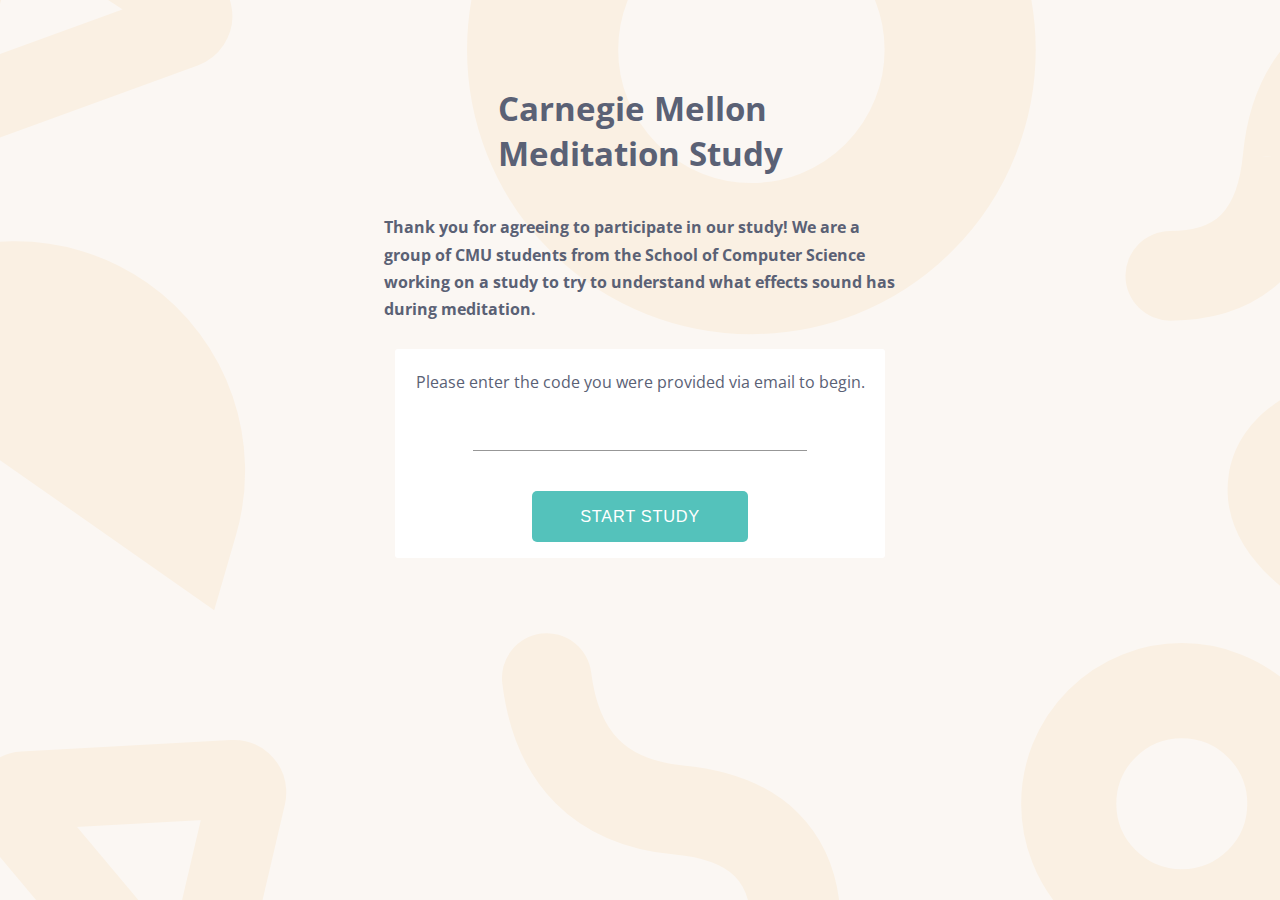
<file: index.html>
<html>
<head>
    <!-- Google Font -->
    <link href="https://fonts.googleapis.com/css?family=Open+Sans:400,700" rel="stylesheet">
    <meta name="viewport" content="width=device-width, initial-scale=1">
    
    <title>Meditation Demo</title>
    <link rel="stylesheet" href="index.css">
</head>
<body>
    <div class = "container">
        <h1>Carnegie Mellon<br/>Meditation Study</h1>

        <p class="line-space"><b>Thank you for agreeing to participate in our study! We are a group of CMU students from the School of Computer Science working on a study to try to understand what effects sound has during meditation.</b></p>
        <div class = "white-bg">
            <p>Please enter the code you were provided via email to begin.</p><input id="password" type="text"/>
            <!-- TO DO: change link depending on code entered -->
            <a onclick="javascript:return validatePass()"><button>START STUDY</button></a>
        </div>
        <script>
        function validatePass(){
            if(document.getElementById("password").value == 'meditate74'){ //soundfirst
                window.location.href = "session1-s.html";
                return true;
            } else if(document.getElementById("password").value == 'relax90'){ //no sound first
                window.location.href = "session1-ns.html";
                return true;
            } else if(document.getElementById("password").value == 'peaceful27'){ // sound second
                window.location.href = "session2-s.html";
                return true;
            } else if(document.getElementById("password").value == 'calm15'){ //no sound second
                window.location.href = "session2-ns.html";
                return true;
            } else {
                alert('Incorrect Code. Please try again.');
                return false;
            }
        }
        </script>
    </div>
</body>
</html>
</file>
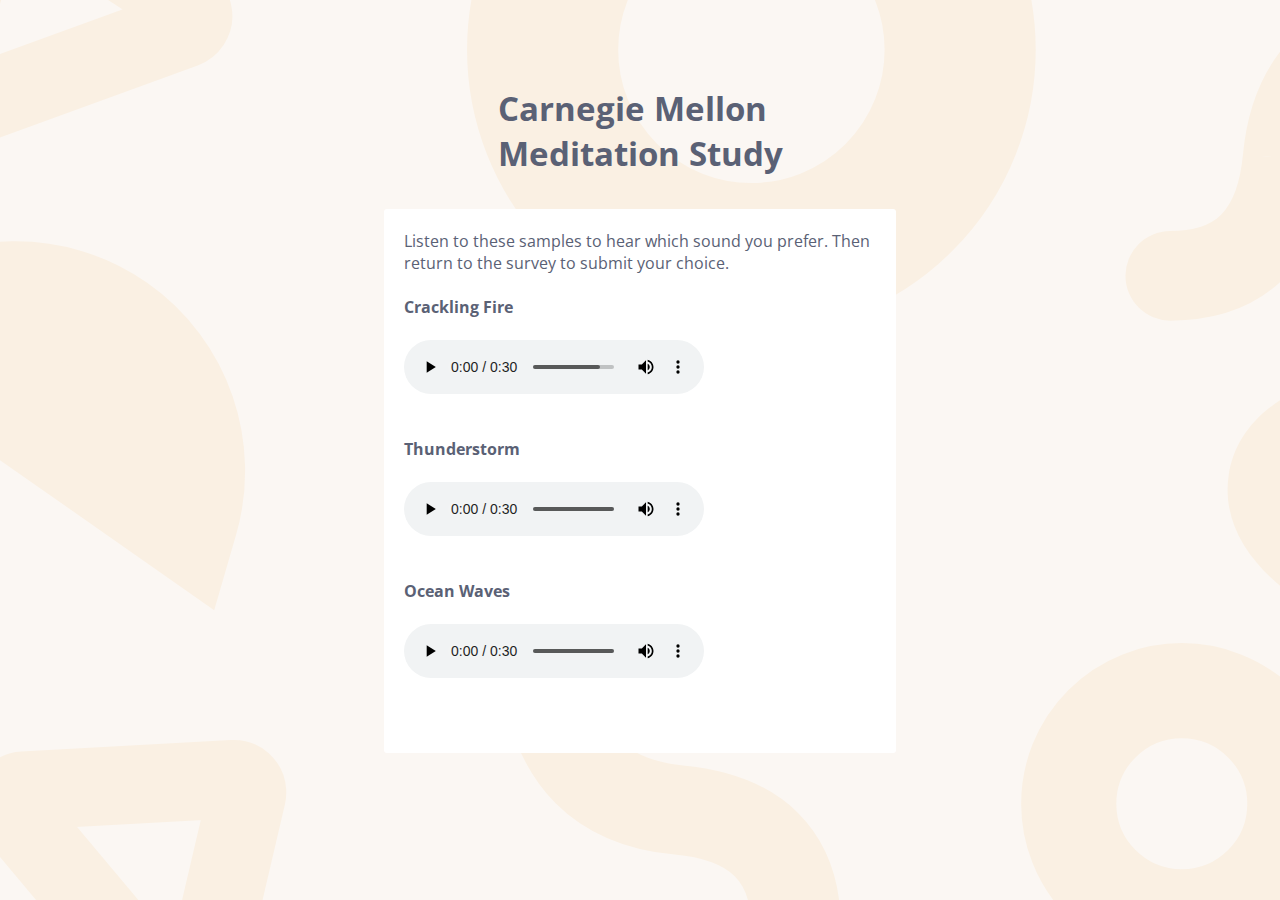
<file: sample-sounds.html>
<html>
<head>
    <!-- Google Font -->
    <link href="https://fonts.googleapis.com/css?family=Open+Sans:400,700" rel="stylesheet">
    <meta name="viewport" content="width=device-width, initial-scale=1">
    
    <title>Meditation Demo</title>
    <link rel="stylesheet" href="index.css">
</head>
<body>
    <div class = "container">
        <h1>Carnegie Mellon<br/>Meditation Study</h1>

        <div class = "white-bg">
            <p>Listen to these samples to hear which sound you prefer. Then return to the survey to submit your choice.
            
            <br><br> <b>Crackling Fire</b>
            <br><br>
            <audio id= "audio" controls>
          <source src="Sample-Fire.mp3" type="audio/mpeg">
            Your browser does not support the audio element.
            </audio>
            <br><br><br><b>Thunderstorm</b>
            <br><br>
            <audio id= "audio" controls>
          <source src="Sample-Thunderstorm.mp3" type="audio/mpeg">
            Your browser does not support the audio element.
            </audio>
            <br><br><br><b>Ocean Waves</b>
            <br><br>
            <audio id= "audio" controls>
          <source src="Sample-Ocean.mp3" type="audio/mpeg">
            Your browser does not support the audio element.
            </audio>
            <br><br><br>
        </div>
        <script>
        
        </script>
    </div>
</body>
</html>
</file>
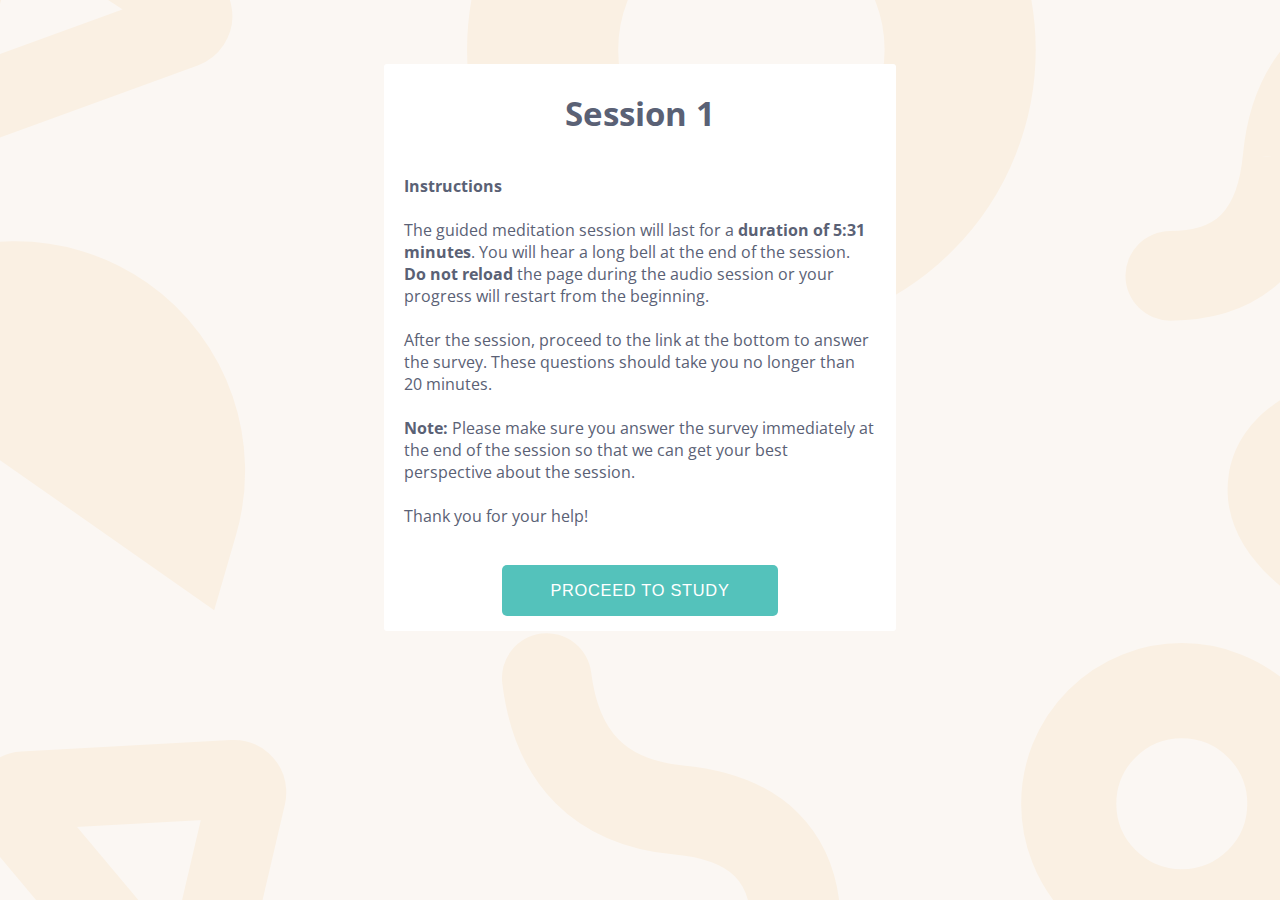
<file: session1-ns.html>
<html>
<head>
    <!-- Google Font -->
    <link href="https://fonts.googleapis.com/css?family=Open+Sans:400,700" rel="stylesheet">
    <meta name="viewport" content="width=device-width, initial-scale=1">

    <title>Meditation Demo</title>
    <link rel="stylesheet" href="index.css">
</head>
<body>
    <div class = "container white-bg">
        <h1>Session 1</h1>

        <p><b>Instructions</b>
            <br><br>
        The guided meditation session will last for a <b>duration of 5:31 minutes</b>. You will hear a long bell at the end of the session. <b>Do not reload</b> the page during the audio session or your progress will restart from the beginning. <br><br>After the session, proceed to the link at the bottom to answer the survey. These questions should take you no longer than 20 minutes.
        <br><br>
        <b>Note:</b> Please make sure you answer the survey immediately at the end of the session so that we can get your best perspective about the session.
        <br><br>
        Thank you for your help!</p>
        <br>

        <a href = "session1-ns-play.html"><button>PROCEED TO STUDY</button></a>

    </div>
</body>
</html>
</file>
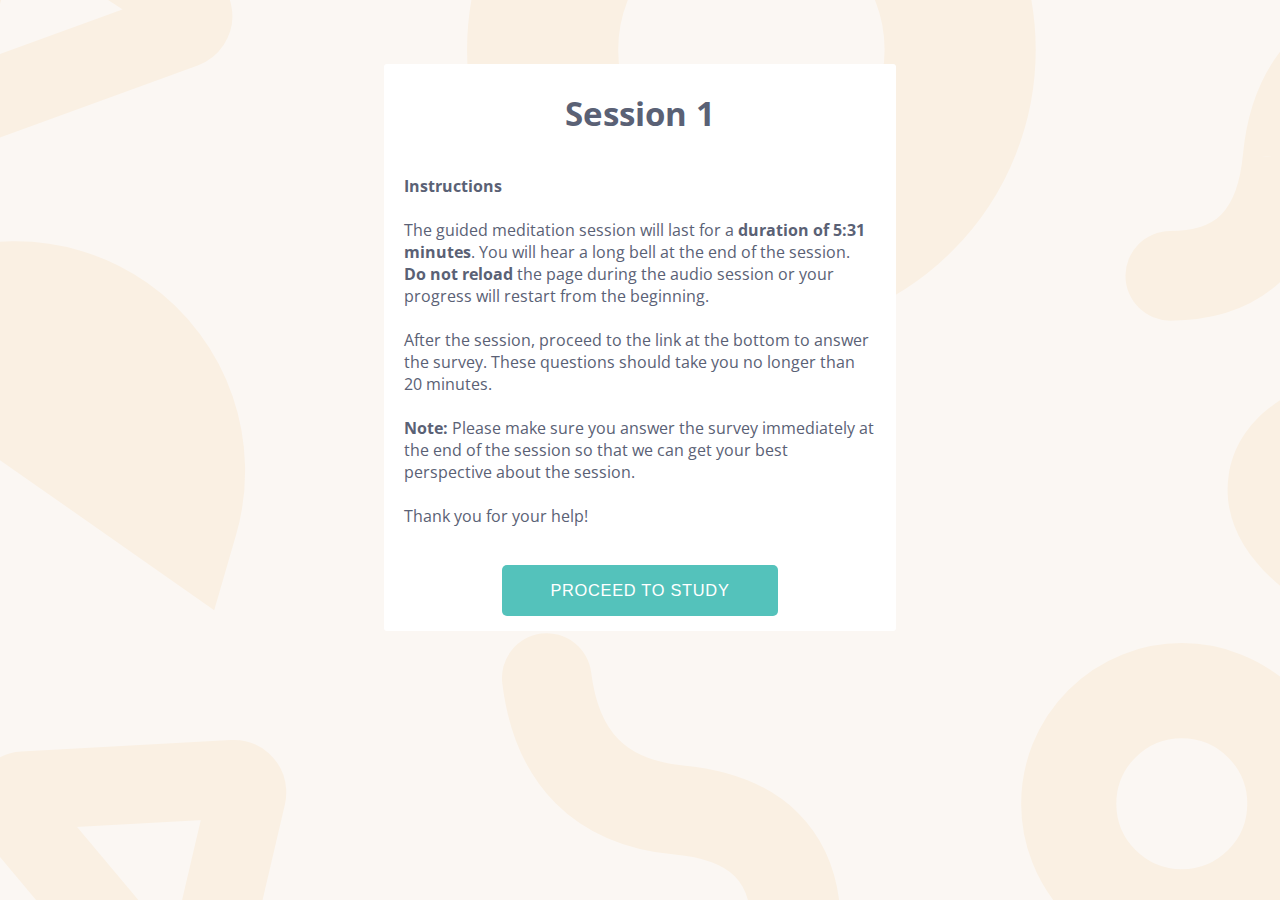
<file: session1-s.html>
<html>
<head>
    <!-- Google Font -->
    <link href="https://fonts.googleapis.com/css?family=Open+Sans:400,700" rel="stylesheet">
    <meta name="viewport" content="width=device-width, initial-scale=1">

    <title>Meditation Demo</title>
    <link rel="stylesheet" href="index.css">
</head>
<body>
    <div class = "container white-bg">
        <h1>Session 1</h1>

        <p><b>Instructions</b>
            <br><br>
        The guided meditation session will last for a <b>duration of 5:31 minutes</b>. You will hear a long bell at the end of the session. <b>Do not reload</b> the page during the audio session or your progress will restart from the beginning. <br><br>After the session, proceed to the link at the bottom to answer the survey. These questions should take you no longer than 20 minutes.
        <br><br>
        <b>Note:</b> Please make sure you answer the survey immediately at the end of the session so that we can get your best perspective about the session.
        <br><br>
        Thank you for your help!</p>
        <br>

        <a href = "session1-s-play.html"><button>PROCEED TO STUDY</button></a>

    </div>
</body>
</html>
</file>
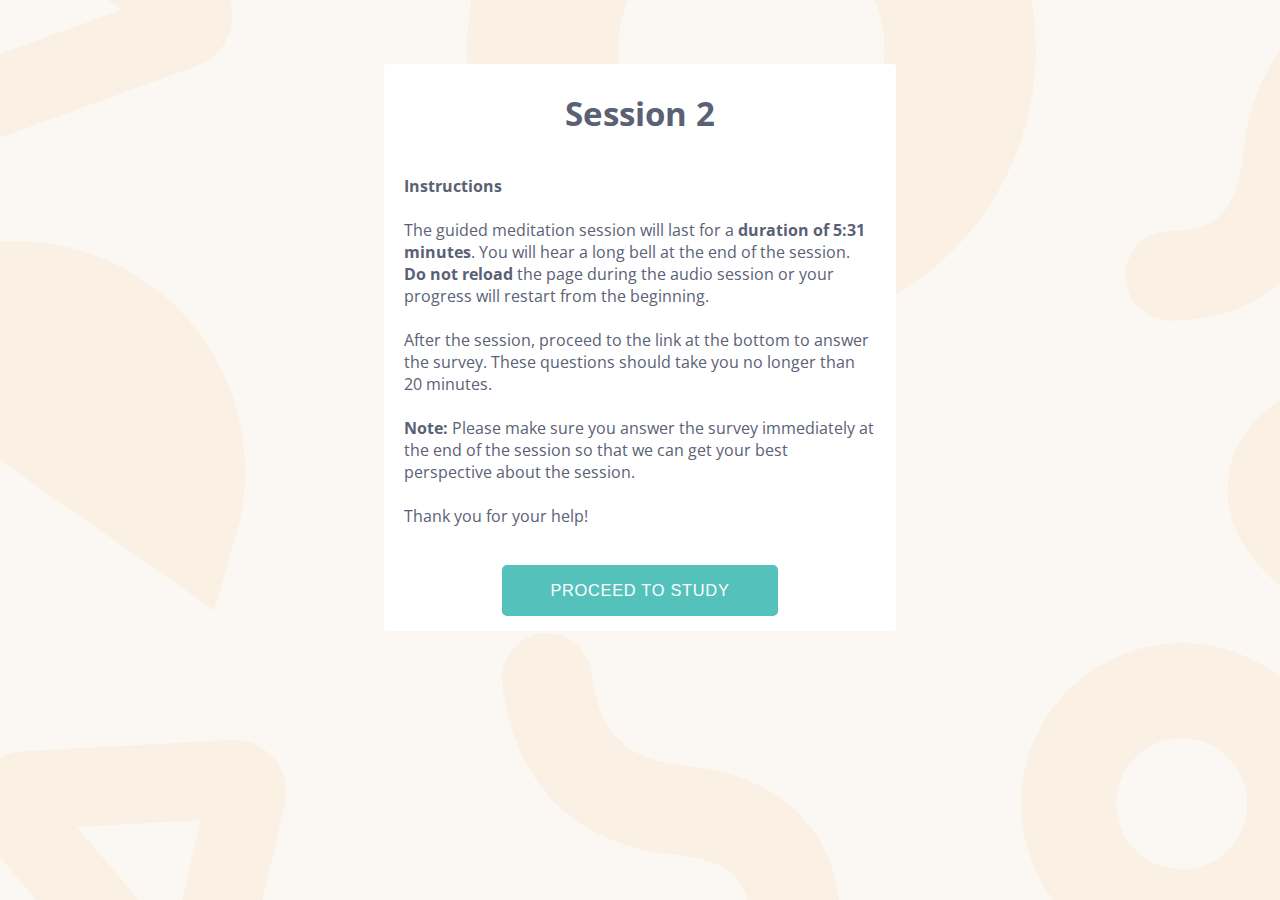
<file: session2-ns.html>
<html>
<head>
    <!-- Google Font -->
    <link href="https://fonts.googleapis.com/css?family=Open+Sans:400,700" rel="stylesheet">
    <meta name="viewport" content="width=device-width, initial-scale=1">

    <title>Meditation Demo</title>
    <link rel="stylesheet" href="index.css">
</head>
<body>
    <div class = "container white-bg">
        <h1>Session 2</h1>

        <p><b>Instructions</b>
            <br><br>
        The guided meditation session will last for a <b>duration of 5:31 minutes</b>. You will hear a long bell at the end of the session. <b>Do not reload</b> the page during the audio session or your progress will restart from the beginning. <br><br>After the session, proceed to the link at the bottom to answer the survey. These questions should take you no longer than 20 minutes.
        <br><br>
        <b>Note:</b> Please make sure you answer the survey immediately at the end of the session so that we can get your best perspective about the session.
        <br><br>
        Thank you for your help!</p>
        <br>

        <a href = "session2-ns-play.html"><button>PROCEED TO STUDY</button></a>

    </div>
</body>
</html>
</file>
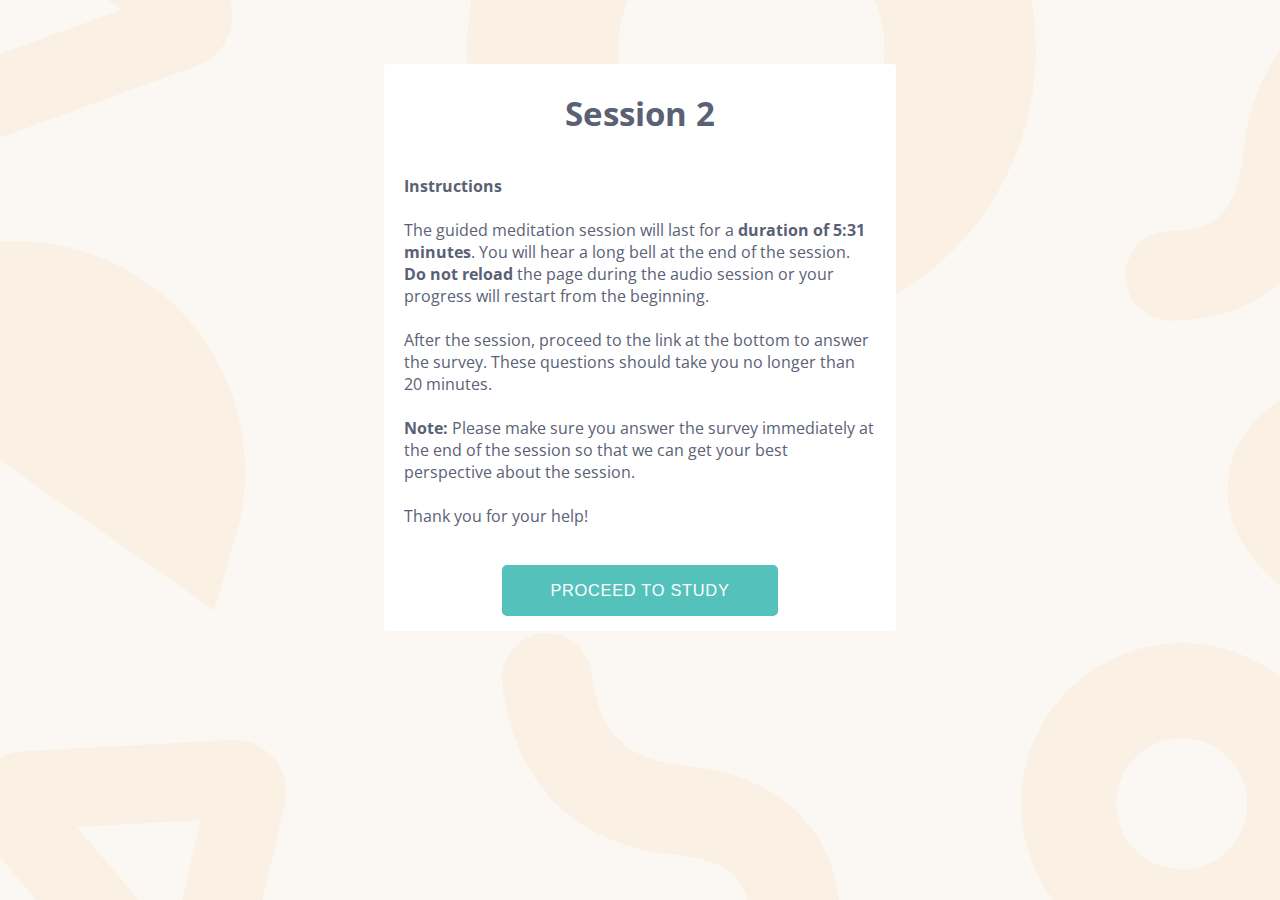
<file: session2-s.html>
<html>
<head>
    <!-- Google Font -->
    <link href="https://fonts.googleapis.com/css?family=Open+Sans:400,700" rel="stylesheet">
    <meta name="viewport" content="width=device-width, initial-scale=1">

    <title>Meditation Demo</title>
    <link rel="stylesheet" href="index.css">
</head>
<body>
    <div class = "container white-bg">
        <h1>Session 2</h1>

        <p><b>Instructions</b>
            <br><br>
        The guided meditation session will last for a <b>duration of 5:31 minutes</b>. You will hear a long bell at the end of the session. <b>Do not reload</b> the page during the audio session or your progress will restart from the beginning. <br><br>After the session, proceed to the link at the bottom to answer the survey. These questions should take you no longer than 20 minutes.
        <br><br>
        <b>Note:</b> Please make sure you answer the survey immediately at the end of the session so that we can get your best perspective about the session.
        <br><br>
        Thank you for your help!</p>
        <br>

        <a href = "session2-s-play.html"><button>PROCEED TO STUDY</button></a>

    </div>
</body>
</html>
</file>
<file: index.css>
/*CUSTOM CSS*/

html {
	font-family: 'Open Sans', sans-serif;
	font-size: 1em;
	color: #5a6175;
	background: url(background.svg);
    background-size: cover;
    background-repeat: no-repeat;
    background-attachment: fixed;
    background-position: center;
}

h1 {
	font-size: 2.074em;
	/*margin-bottom: 0;*/
}

h2 { font-size: 1.728em; }
h3 { font-size: 1.44em; }
h4 { font-size: 1.2em; }
small { font-size: 0.833em; }

.line-space {
  line-height: 1.7;
}

input[type=text] {
  padding: .5em 2em;
  width: 25em;
  margin: 1em 1em 3em;
  border-top: none;
  border-right: none;
  border-left:none;
  border-bottom: solid 1px #979797;
}

body {
    margin-top: 3%;
    margin-right: 20%;
    margin-left: 20%;
}

.container {
  display: flex;
  flex-direction: column;
  align-items: center;
}

button {
  border-radius: 5px;
  background-color: #54c2bb;
  padding: 1rem 3rem;
  letter-spacing: 0.7px;
  color: #ffffff;
  font-size: 1.025em;
  border:none;
  text-transform: uppercase;
}

#control {
	height: 30%;
	width: 30%;
	padding: none;
}

.white-bg {
  display: flex;
  flex-direction: column;
  align-items: center;
  border-radius: 3px;
  background-color: #ffffff;
  margin-top: 2%;
  padding: 1% 4% 3%;
}



/*RESPONSIVE SCREENS*/

/*// Small devices (landscape phones, 576px and up)*/
@media (max-width: 576px) { 

  h1 {
    font-size: 1.75em;
  }

  body {
      margin-top: 10%;
      margin-right: 10%;
      margin-left: 10%;
  }

  .white-bg {
    border-radius: 5px;
    margin-top: 2%;
    padding: 5% 10% 6%;
  }

  #control {
    width: 70%;
    padding: none;
  }
}

/*// Medium devices (tablets, 768px and up)*/
@media (max-width: 768px) { 
  body {
      margin-top: 15%;
      margin-right: 10%;
      margin-left: 10%;
  }

  #control {
    width: 50%;
    padding: none;
  } 
}

/*// Large devices (desktops, 992px and up)*/
@media (max-width: 992px) { ... }

/*// Extra large devices (large desktops, 1200px and up)*/
@media (min-width: 1200px) { 
  body {
      margin-top: 5%;
      margin-right: 30%;
      margin-left: 30%;
  }

}

/*Collapsible*/

/* Style the button that is used to open and close the collapsible content */
.collapsible {
  background-color: #eee;
  color: #444;
  cursor: pointer;
  padding: 18px;
  width: 100%;
  border: none;
  text-align: left;
  outline: none;
  font-size: 15px;
}

/* Add a background color to the button if it is clicked on (add the .active class with JS), and when you move the mouse over it (hover) */
.active, .collapsible:hover {
  background-color: #ccc;
}

/* Style the collapsible content. Note: hidden by default */
.content {
  padding: 0 18px;
  display: none;
  overflow: hidden;
  background-color: #f1f1f1;
}
</file>
